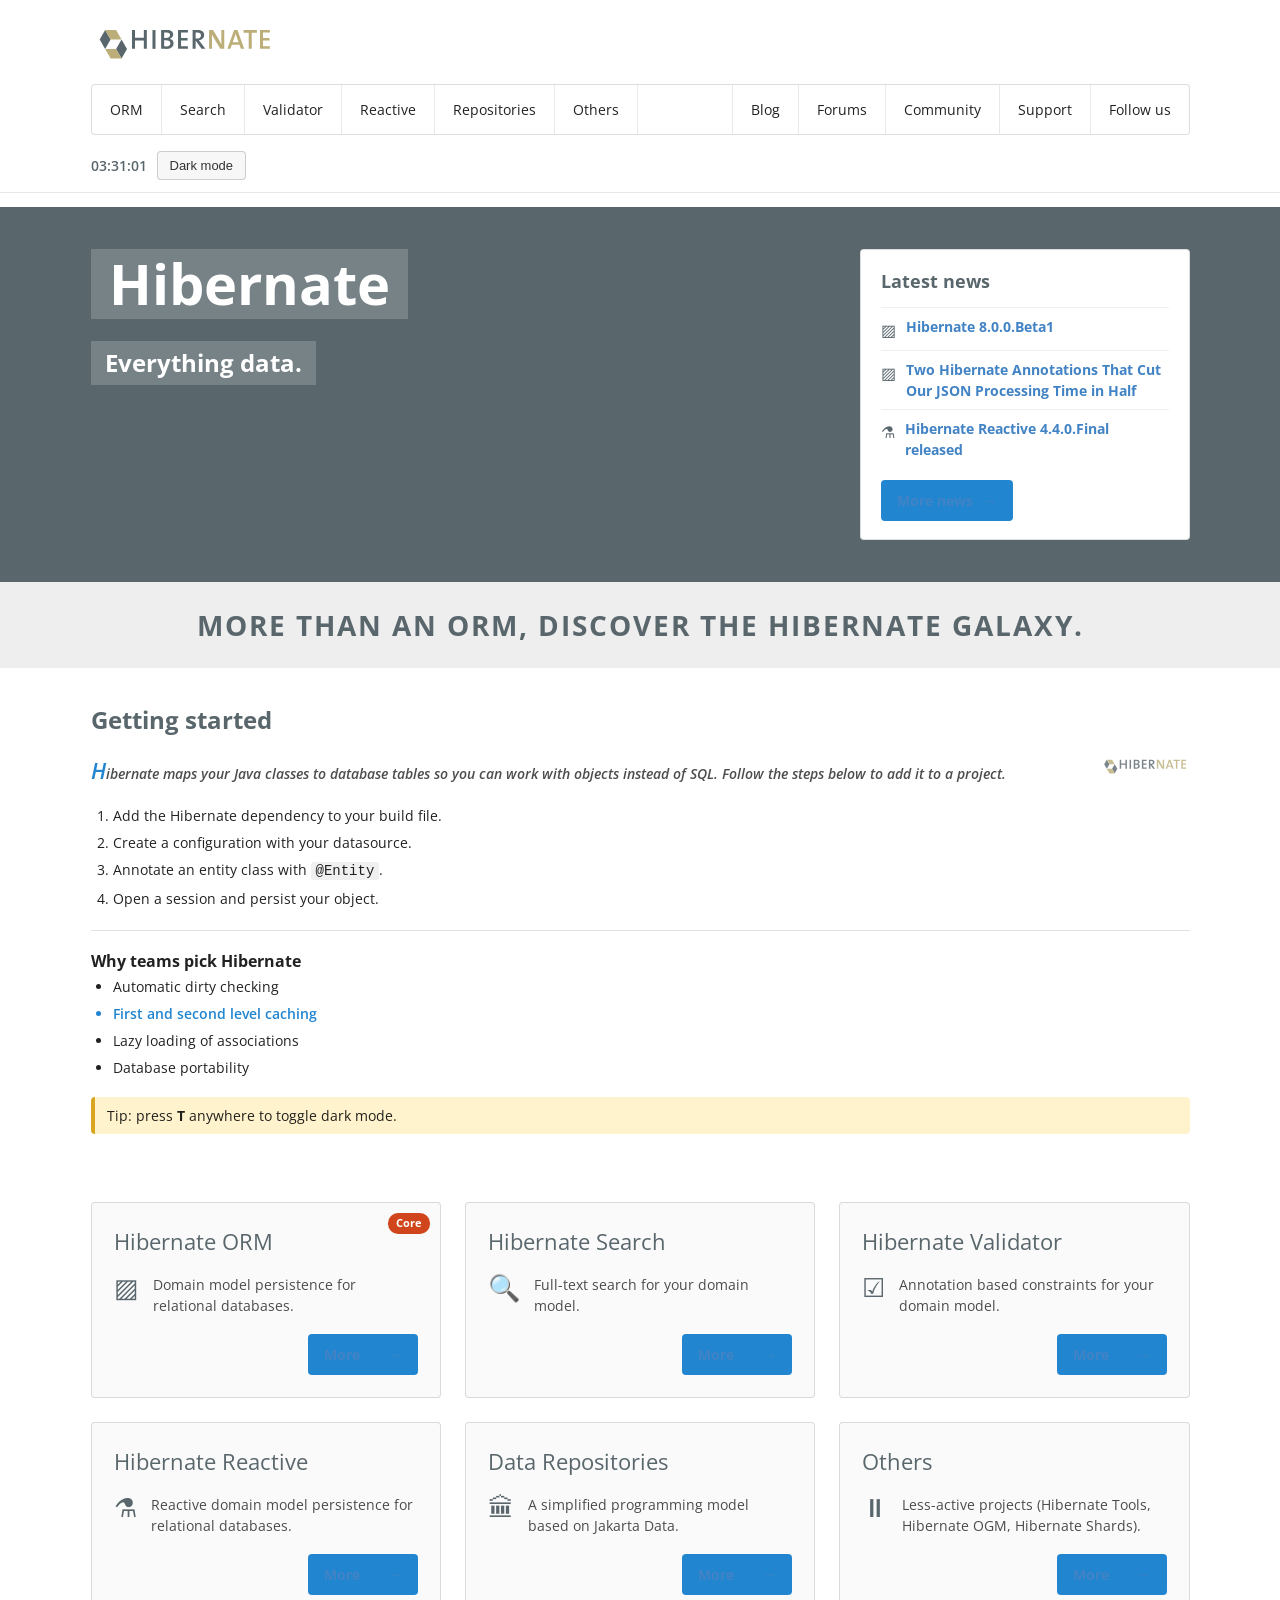
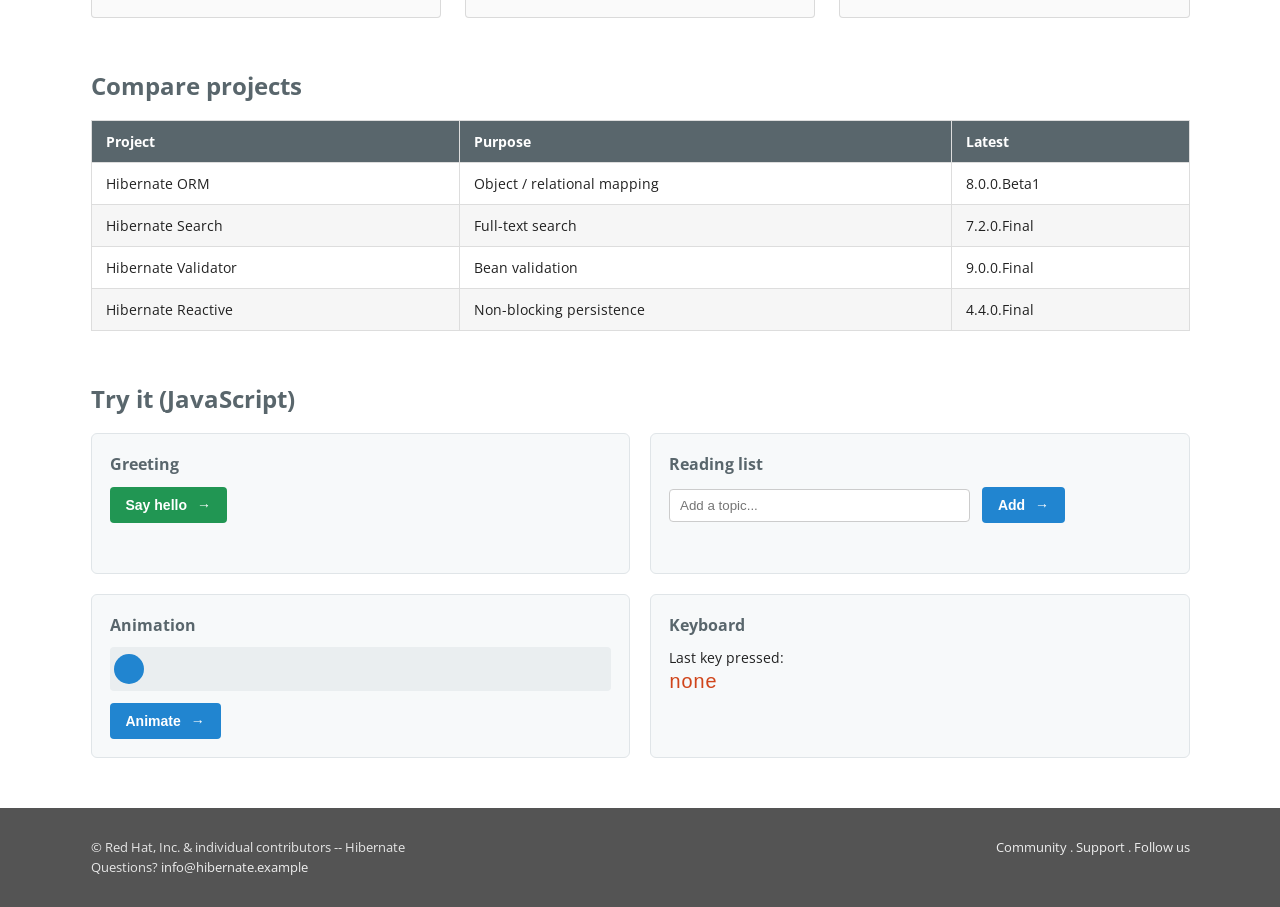
<file: index.html>
<!DOCTYPE html>
<html lang="en">

<head>
  <!-- Self-closing tags: meta / link have no closing tag -->
  <meta charset="UTF-8">
  <meta name="viewport" content="width=device-width, initial-scale=1.0">
  <title>Hibernate. Everything data.</title>

  <!-- Google Font (external stylesheet link) - falls back to system fonts offline -->
  <link rel="preconnect" href="https://fonts.googleapis.com">
  <link href="https://fonts.googleapis.com/css2?family=Open+Sans:wght@400;600;700&display=swap" rel="stylesheet">

  <!-- Link to external CSS file -->
  <link rel="stylesheet" href="style.css">

  <!-- Inline <style> block (Styling to HTML tags via <style>) -->
  <style>
    /* This tiny highlight class is defined inline in the page just to
       demonstrate the <style> element. Everything else lives in style.css. */
    .inline-note {
      background: #fff3cd;
      /* named color families vs hex used elsewhere */
      border-left: 4px solid goldenrod;
      padding: 8px 12px;
      border-radius: 4px;
    }
  </style>
</head>

<!-- id attribute used as a scroll anchor for the "back to top" button -->
<body id="top">

  <!-- SEMANTIC: <header> -->
  <header class="site-header" id="siteHeader">
    <div class="container header-inner">
      <a href="index.html" class="logo">
        <!-- <img> self-closing tag with element attributes src / alt / class -->
        <img src="images/hibernate-logo.svg" alt="Hibernate" class="logo-img">
      </a>

      <!-- SEMANTIC: <nav> -->
      <nav class="navbar" id="mainNav">
        <a href="blank.html">ORM</a>
        <a href="blank.html">Search</a>
        <a href="blank.html">Validator</a>
        <a href="blank.html">Reactive</a>
        <a href="blank.html">Repositories</a>
        <a href="blank.html">Others</a>
        <span class="spacer"></span>
        <a href="blank.html">Blog</a>
        <a href="blank.html">Forums</a>
        <a href="blank.html">Community</a>
        <a href="blank.html">Support</a>
        <a href="blank.html">Follow us</a>
      </nav>

      <!-- JS-driven controls: live clock + theme toggle button -->
      <div class="toolbar">
        <span id="clock" class="clock">--:--:--</span>
        <button id="themeToggle" type="button" class="mini-btn">Dark mode</button>
      </div>
    </div>
  </header>

  <!-- SEMANTIC: <section> -->
  <section class="banner">
    <div class="container">
      <div>
        <div class="banner-title">Hibernate</div>
        <div><span class="banner-sub">Everything data.</span></div>
      </div>

      <!-- SEMANTIC: <aside> - side content next to the main banner -->
      <aside class="news-box">
        <h3>Latest news</h3>
        <div class="news-item">
          <span class="nicon">&#9640;</span>
          <a href="blank.html">Hibernate 8.0.0.Beta1</a>
        </div>
        <div class="news-item">
          <span class="nicon">&#9640;</span>
          <a href="blank.html">Two Hibernate Annotations That Cut Our JSON Processing Time in Half</a>
        </div>
        <div class="news-item">
          <span class="nicon">&#9879;</span>
          <a href="blank.html">Hibernate Reactive 4.4.0.Final released</a>
        </div>
        <a href="blank.html" class="btn btn-blue">More news</a>
      </aside>
    </div>
  </section>

  <div class="page-banner">
    <div class="container">
      <h1>More than an ORM, discover the Hibernate galaxy.</h1>
    </div>
  </div>

  <!-- SEMANTIC: <section> with lists + a floated image (float/clear demo) -->
  <section class="getting-started">
    <div class="container">
      <h2 class="section-title">Getting started</h2>

      <img src="images/hibernate-logo.svg" alt="" class="float-logo">

      <p class="lead">
        Hibernate maps your Java classes to database tables so you can work with
        objects instead of SQL. Follow the steps below to add it to a project.
      </p>

      <!-- Ordered list <ol> -->
      <ol class="steps">
        <li>Add the Hibernate dependency to your build file.</li>
        <li>Create a configuration with your datasource.</li>
        <li>Annotate an entity class with <span class="code">@Entity</span>.</li>
        <li>Open a session and persist your object.</li>
      </ol>

      <!-- clear the float before the next block -->
      <hr class="divider">

      <h3>Why teams pick Hibernate</h3>
      <!-- Unordered list <ul> -->
      <ul class="features">
        <li>Automatic dirty checking</li>
        <li>First and second level caching</li>
        <li>Lazy loading of associations</li>
        <li>Database portability</li>
      </ul>

      <p class="inline-note">Tip: press <strong>T</strong> anywhere to toggle dark mode.</p>
    </div>
  </section>

  <!-- SEMANTIC: <section> holding project cards -->
  <section class="projects">
    <div class="container">
      <div class="card-grid">

        <!-- SEMANTIC: <article> - each self-contained project -->
        <article class="card">
          <span class="badge">Core</span>
          <h2>Hibernate ORM</h2>
          <div class="card-body">
            <span class="cicon">&#9640;</span>
            <span class="desc">Domain model persistence for relational databases.</span>
          </div>
          <a href="blank.html" class="btn btn-blue">More</a>
        </article>

        <article class="card">
          <h2>Hibernate Search</h2>
          <div class="card-body">
            <span class="cicon">&#128269;</span>
            <span class="desc">Full-text search for your domain model.</span>
          </div>
          <a href="blank.html" class="btn btn-blue">More</a>
        </article>

        <article class="card">
          <h2>Hibernate Validator</h2>
          <div class="card-body">
            <span class="cicon">&#9745;</span>
            <span class="desc">Annotation based constraints for your domain model.</span>
          </div>
          <a href="blank.html" class="btn btn-blue">More</a>
        </article>

        <article class="card">
          <h2>Hibernate Reactive</h2>
          <div class="card-body">
            <span class="cicon">&#9879;</span>
            <span class="desc">Reactive domain model persistence for relational databases.</span>
          </div>
          <a href="blank.html" class="btn btn-blue">More</a>
        </article>

        <article class="card">
          <h2>Data Repositories</h2>
          <div class="card-body">
            <span class="cicon">&#127963;</span>
            <span class="desc">A simplified programming model based on Jakarta Data.</span>
          </div>
          <a href="blank.html" class="btn btn-blue">More</a>
        </article>

        <article class="card">
          <h2>Others</h2>
          <div class="card-body">
            <span class="cicon">&#9208;</span>
            <span class="desc">Less-active projects (Hibernate Tools, Hibernate OGM, Hibernate Shards).</span>
          </div>
          <a href="blank.html" class="btn btn-blue">More</a>
        </article>

      </div>
    </div>
  </section>

  <!-- SEMANTIC: <section> with a data <table> -->
  <section class="compare">
    <div class="container">
      <h2 class="section-title">Compare projects</h2>
      <table class="compare-table">
        <thead>
          <tr>
            <th>Project</th>
            <th>Purpose</th>
            <th>Latest</th>
          </tr>
        </thead>
        <tbody>
          <tr>
            <td>Hibernate ORM</td>
            <td>Object / relational mapping</td>
            <td>8.0.0.Beta1</td>
          </tr>
          <tr>
            <td>Hibernate Search</td>
            <td>Full-text search</td>
            <td>7.2.0.Final</td>
          </tr>
          <tr>
            <td>Hibernate Validator</td>
            <td>Bean validation</td>
            <td>9.0.0.Final</td>
          </tr>
          <tr>
            <td>Hibernate Reactive</td>
            <td>Non-blocking persistence</td>
            <td>4.4.0.Final</td>
          </tr>
        </tbody>
      </table>
    </div>
  </section>

  <!-- SEMANTIC: <section> - the JavaScript playground -->
  <section class="interactive">
    <div class="container">
      <h2 class="section-title">Try it (JavaScript)</h2>

      <div class="demo-grid">

        <!-- Greeting: alert + prompt + input values -->
        <div class="demo-panel">
          <h3>Greeting</h3>
          <button id="greetBtn" type="button" class="btn btn-green">Say hello</button>
          <p id="greeting" class="greeting-out"></p>
        </div>

        <!-- Create elements from an input value -->
        <div class="demo-panel">
          <h3>Reading list</h3>
          <input id="noteInput" type="text" placeholder="Add a topic..." class="text-input">
          <button id="addNoteBtn" type="button" class="btn btn-blue">Add</button>
          <ul id="noteList" class="note-list"></ul>
        </div>

        <!-- Animation / element movement -->
        <div class="demo-panel">
          <h3>Animation</h3>
          <div class="mover-track">
            <div id="mover" class="mover"></div>
          </div>
          <button id="moveBtn" type="button" class="btn btn-blue">Animate</button>
        </div>

        <!-- Keyboard tracking -->
        <div class="demo-panel">
          <h3>Keyboard</h3>
          <p>Last key pressed:</p>
          <p id="keyLog" class="key-log">none</p>
        </div>

      </div>
    </div>
  </section>

  <!-- SEMANTIC: <footer> -->
  <footer class="site-footer">
    <div class="container">
      <span>
        &copy; Red Hat, Inc. &amp; individual contributors -- Hibernate<br>
        <!-- <br> line break, then an email hyperlink -->
        Questions? <a href="mailto:info@hibernate.example">info@hibernate.example</a>
      </span>
      <span>
        <a href="blank.html">Community</a> . <a href="blank.html">Support</a> .
        <a href="blank.html">Follow us</a>
      </span>
    </div>
  </footer>

  <!-- Fixed-position button shown on scroll (window scroll event) -->
  <a href="#top" id="scrollTop" class="scroll-top" title="Back to top">&#8593;</a>

  <!-- JavaScript file loaded at end so the DOM exists first -->
  <script src="script.js"></script>
</body>

</html>
</file>
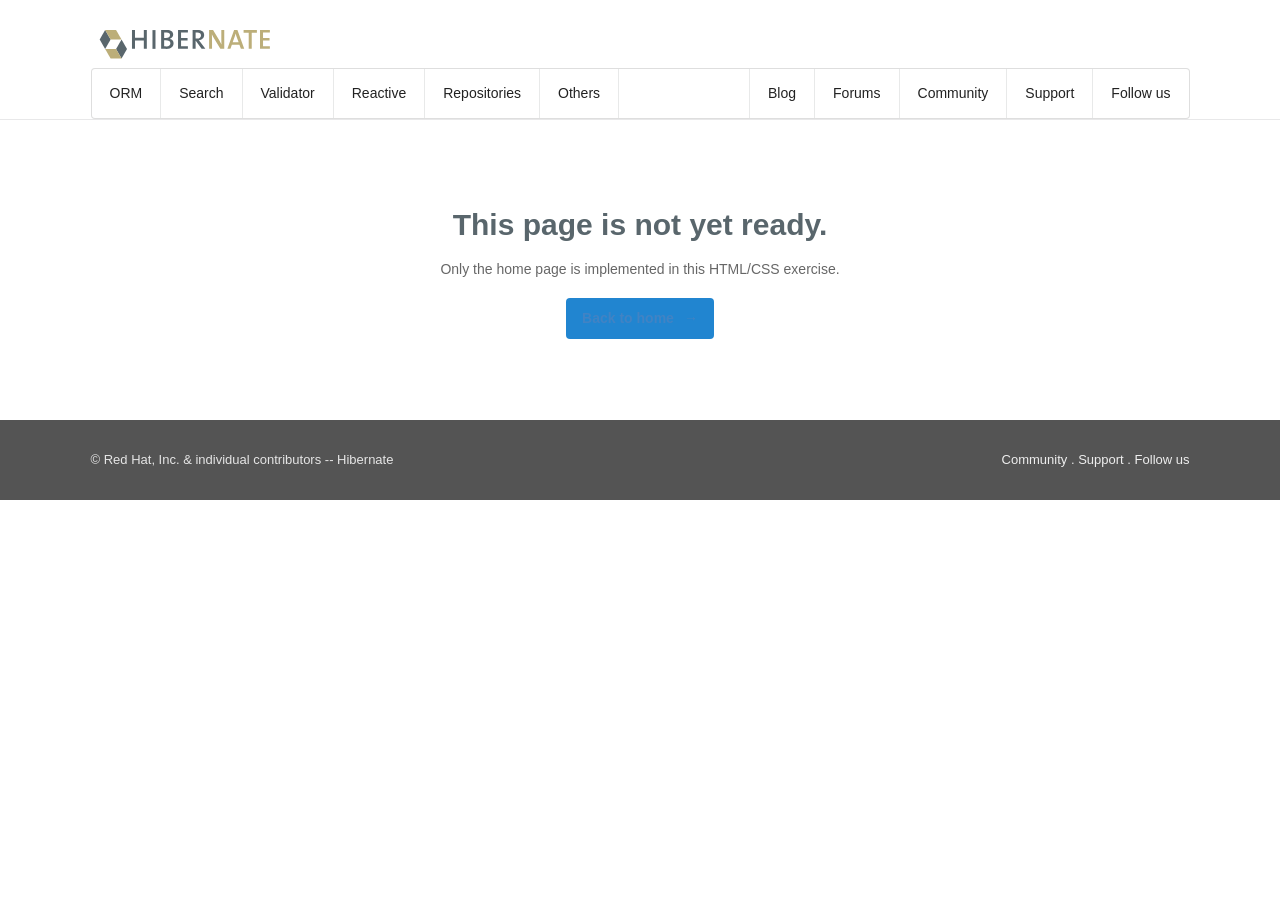
<file: blank.html>
<!DOCTYPE html>
<html lang="en">

<head>
  <meta charset="UTF-8">
  <meta name="viewport" content="width=device-width, initial-scale=1.0">
  <title>Coming soon - Hibernate</title>
  <link rel="stylesheet" href="style.css">
</head>

<body>

  <header class="site-header">
    <div class="container">
      <a href="index.html" class="logo">
        <img src="images/hibernate-logo.svg" alt="Hibernate" class="logo-img">
      </a>
      <nav class="navbar">
        <a href="blank.html">ORM</a>
        <a href="blank.html">Search</a>
        <a href="blank.html">Validator</a>
        <a href="blank.html">Reactive</a>
        <a href="blank.html">Repositories</a>
        <a href="blank.html">Others</a>
        <span class="spacer"></span>
        <a href="blank.html">Blog</a>
        <a href="blank.html">Forums</a>
        <a href="blank.html">Community</a>
        <a href="blank.html">Support</a>
        <a href="blank.html">Follow us</a>
      </nav>
    </div>
  </header>

  <div class="container">
    <div class="placeholder">
      <h1>This page is not yet ready.</h1>
      <p>Only the home page is implemented in this HTML/CSS exercise.</p>
      <a href="index.html" class="btn btn-blue">Back to home</a>
    </div>
  </div>

  <footer class="site-footer">
    <div class="container">
      <span>&copy; Red Hat, Inc. & individual contributors -- Hibernate</span>
      <span><a href="blank.html">Community</a> . <a href="blank.html">Support</a> . <a href="blank.html">Follow
          us</a></span>
    </div>
  </footer>

</body>

</html>
</file>
<file: style.css>
/* ===========================================================
   Hibernate.org replica - HTML / CSS / JS learning exercise

   CSS RULE SYNTAX:  selector { property: value; }
   This file demonstrates: selectors (tag/id/class), colors
   (named/HEX/RGB/RGBA), the box model, text + fonts, link
   states, display, position, float, combinators, pseudo-classes,
   pseudo-elements, CSS grid (grid-template-areas), and flexbox.
   =========================================================== */

/* ---------- Reset / base (TAG selector: *) ---------- */
* {
  margin: 0;
  padding: 0;
  box-sizing: border-box;
}

/* TAG selector - styles every <body> */
body {
  /* Google Font first, then system fallbacks */
  font-family: "Open Sans", "Helvetica Neue", Arial, Helvetica, sans-serif;
  font-size: 14px;
  line-height: 1.5;
  color: rgba(0, 0, 0, 0.87);      /* RGBA colour */
  background-color: #ffffff;        /* HEX colour */
}

/* Dark theme toggled by JavaScript adding .dark to <body> */
body.dark {
  background-color: #1e1e1e;
  color: rgba(255, 255, 255, 0.87);
}

/* ---------- Links + link states ---------- */
/* Order matters: link, visited, hover, active */
a:link    { color: #4183c4; text-decoration: none; }   /* unvisited */
a:visited { color: #34608f; }                           /* already clicked */
a:hover   { text-decoration: underline; }               /* pointer over */
a:active  { color: #d0451b; }                           /* while clicking */

/* ---------- Layout helper ---------- */
.container {                 /* CLASS selector */
  max-width: 1127px;
  margin: 0 auto;            /* box model: centre with auto margins */
  padding: 0 14px;
}

/* ---------- Header / navigation (position: sticky) ---------- */
.site-header {
  background: #ffffff;
  padding-top: 18px;
  position: sticky;          /* sticks to top while scrolling */
  top: 0;
  z-index: 10;
  border-bottom: 1px solid rgba(34, 36, 38, 0.1);
}

body.dark .site-header {     /* DESCENDANT combinator (space) */
  background: #2a2a2a;
}

.header-inner {
  display: flex;             /* FLEXBOX - row axis */
  align-items: center;
  gap: 16px;
  flex-wrap: wrap;
  padding-bottom: 12px;
}

.logo-img {
  height: 50px;
  display: block;            /* DISPLAY: block */
}

.navbar {
  display: flex;             /* FLEXBOX - row */
  align-items: stretch;
  border: 1px solid rgba(34, 36, 38, 0.15);   /* box model: border */
  border-radius: 4px;
  background: #fff;
  flex: 1 1 auto;
}

.navbar a {
  padding: 14px 18px;        /* box model: padding */
  color: rgba(0, 0, 0, 0.87);
  border-left: 1px solid rgba(34, 36, 38, 0.1);
  font-size: 14px;
  white-space: nowrap;
}

/* PSEUDO-CLASS :first-child - remove divider on first link */
.navbar a:first-child { border-left: none; }

/* PSEUDO-CLASS :hover */
.navbar a:hover {
  background: rgba(0, 0, 0, 0.03);
  color: rgba(0, 0, 0, 0.95);
  text-decoration: none;
}

.navbar a.active {           /* element with BOTH tag+class */
  background: #f2f2f2;
  font-weight: 700;
}

.navbar .spacer {
  flex: 1 1 auto;            /* flex-grow pushes later links right */
  border-left: 1px solid rgba(34, 36, 38, 0.1);
}

/* Toolbar with clock + theme button */
.toolbar {
  display: flex;
  align-items: center;
  gap: 10px;
}

.clock {
  font-variant-numeric: tabular-nums;
  color: #59666c;
  font-weight: 600;
}

.mini-btn {
  cursor: pointer;
  border: 1px solid rgba(34, 36, 38, 0.2);
  background: #f7f7f7;
  color: #333;
  padding: 6px 12px;
  border-radius: 4px;
  font-size: 13px;
}

.mini-btn:hover { background: #ececec; }

/* ---------- Banner (background shorthand) ---------- */
.banner {
  /* background SHORTHAND: color + image + repeat + position + attachment */
  background: #59666c url("images/hibernate-logo.svg") no-repeat right -40px top -20px fixed;
  color: white;              /* NAMED colour */
  padding: 42px 0;
  margin-top: 14px;
}

.banner .container {
  display: flex;             /* FLEXBOX - row, space-between */
  justify-content: space-between;
  align-items: flex-start;
  gap: 30px;
  flex-wrap: wrap;
}

.banner-title {
  font-size: 56px;
  font-weight: 700;
  line-height: 1.1;
  background: rgba(255, 255, 255, 0.18);
  display: inline-block;     /* DISPLAY: inline-block */
  padding: 4px 18px;
}

.banner-sub {
  font-size: 24px;
  font-weight: 700;
  margin-top: 22px;
  background: rgba(255, 255, 255, 0.18);
  display: inline-block;
  padding: 4px 14px;
}

/* ---------- Buttons ---------- */
.btn {
  display: inline-flex;
  align-items: center;
  justify-content: space-between;
  gap: 10px;
  padding: 10px 16px;
  border-radius: 4px;
  border: none;
  cursor: pointer;
  font-weight: 700;
  font-size: 14px;
  color: #fff;
  background: #2185d0;
}

.btn:hover { filter: brightness(0.93); text-decoration: none; color: #fff; }

/* PSEUDO-ELEMENT ::after inserts an arrow after every button */
.btn::after { content: "\2192"; font-weight: 700; }

.btn-blue  { background: #2185d0; }                 /* HEX */
.btn-green { background: rgb(33, 150, 83); }        /* RGB */

/* ---------- Page banner (text properties) ---------- */
.page-banner {
  background: #eeeeee;
  padding: 22px 0;
}

.page-banner h1 {
  font-size: 28px;
  font-weight: 700;
  letter-spacing: 2px;
  text-transform: uppercase;   /* TEXT: transform */
  color: #59666c;
  text-align: center;          /* TEXT: align */
}

/* ---------- Getting started (float + clear, pseudo-elements) ---------- */
.getting-started { padding: 34px 0; }

.section-title {
  font-size: 24px;
  font-weight: 700;
  color: #59666c;
  margin-bottom: 16px;
}

.float-logo {
  float: right;                /* FLOAT: right */
  width: 90px;
  margin: 0 0 10px 20px;
  opacity: 0.8;
}

.lead {
  font-style: italic;          /* FONT: style */
  color: rgba(0, 0, 0, 0.7);
  margin-bottom: 14px;
}

/* PSEUDO-ELEMENT ::first-line and ::first-letter on the lead paragraph */
.lead::first-line { font-weight: 600; }
.lead::first-letter { font-size: 1.6em; color: #2185d0; }

.steps, .features {
  margin: 0 0 16px 22px;       /* keep list markers visible */
}

.steps li, .features li {
  padding: 3px 0;
}

/* PSEUDO-CLASS :nth-child(2) - highlight the 2nd feature */
.features li:nth-child(2) { color: #2185d0; font-weight: 600; }

/* PSEUDO-CLASS :last-child - no bottom gap on last step */
.steps li:last-child { margin-bottom: 0; }

.code {
  font-family: "Courier New", monospace;
  background: #f0f0f0;
  padding: 1px 5px;
  border-radius: 3px;
}

.divider {
  clear: both;                 /* CLEAR the float above */
  border: none;
  border-top: 1px solid #e2e2e2;
  margin: 18px 0;
}

/* ---------- News aside ---------- */
.news-box {
  background: #fff;
  color: rgba(0, 0, 0, 0.87);
  border-radius: 4px;
  border: 1px solid rgba(34, 36, 38, 0.15);
  padding: 18px 20px;
  width: 330px;
}

.news-box h3 {
  font-size: 18px;
  color: #59666c;
  margin-bottom: 12px;
}

.news-item {
  display: flex;
  gap: 10px;
  padding: 8px 0;
  border-top: 1px solid #f0f0f0;
}

.news-item .nicon { color: #59666c; font-size: 16px; margin-top: 2px; }

.news-item a {
  color: #4183c4;
  font-weight: 700;
  font-size: 14px;
}

.news-box .btn { margin-top: 12px; }

/* ---------- Projects (CSS GRID) ---------- */
.projects { padding: 34px 0 50px; }

.card-grid {
  display: grid;                              /* GRID */
  grid-template-columns: repeat(3, 1fr);      /* 3 equal columns */
  gap: 24px;
}

.card {
  position: relative;          /* POSITION: relative - anchor for .badge */
  background: #fafafa;
  border: 1px solid rgba(34, 36, 38, 0.15);
  border-radius: 4px;
  padding: 22px;
  display: flex;               /* FLEXBOX - column axis */
  flex-direction: column;
}

body.dark .card { background: #2c2c2c; border-color: rgba(255, 255, 255, 0.12); }

/* POSITION: absolute badge pinned to the card corner */
.badge {
  position: absolute;
  top: 10px;
  right: 10px;
  background: #d0451b;
  color: #fff;
  font-size: 11px;
  font-weight: 700;
  padding: 2px 8px;
  border-radius: 10px;
}

/* CHILD combinator (>) - only direct <h2> children of .card */
.card > h2 {
  font-size: 22px;
  font-weight: 400;
  color: #59666c;
  margin-bottom: 16px;
}

.card .card-body {
  display: flex;
  gap: 14px;
  color: rgba(0, 0, 0, 0.7);
  flex: 1;
}

body.dark .card .card-body { color: rgba(255, 255, 255, 0.7); }

.card .cicon {
  font-size: 26px;
  color: #59666c;
  line-height: 1;
}

.card .btn { align-self: flex-end; margin-top: 18px; min-width: 110px; }

/* ---------- Compare table ---------- */
.compare { padding: 0 0 40px; }

.compare-table {
  width: 100%;
  border-collapse: collapse;   /* merge cell borders */
}

.compare-table th,
.compare-table td {
  border: 1px solid #ddd;
  padding: 10px 14px;
  text-align: left;
}

.compare-table th {
  background: #59666c;
  color: #fff;
}

/* PSEUDO-CLASS :nth-child(even) zebra striping on rows */
.compare-table tbody tr:nth-child(even) { background: #f6f6f6; }
body.dark .compare-table tbody tr:nth-child(even) { background: #333; }

/* ---------- Interactive / JS playground (GRID with named areas) ---------- */
.interactive {
  padding: 10px 0 50px;
}

.demo-grid {
  display: grid;
  gap: 20px;
  /* GRID with grid-template-areas */
  grid-template-columns: 1fr 1fr;
  grid-template-areas:
    "greet notes"
    "anim  keys";
}

.demo-panel {
  background: #f7f9fa;
  border: 1px solid #e0e5e8;
  border-radius: 6px;
  padding: 18px;
}

body.dark .demo-panel { background: #2c2c2c; border-color: #444; }

.demo-panel h3 { margin-bottom: 10px; color: #59666c; }

.demo-panel:nth-child(1) { grid-area: greet; }
.demo-panel:nth-child(2) { grid-area: notes; }
.demo-panel:nth-child(3) { grid-area: anim; }
.demo-panel:nth-child(4) { grid-area: keys; }

.text-input {
  padding: 8px 10px;
  border: 1px solid #ccc;
  border-radius: 4px;
  width: 60%;
  margin-right: 8px;
}

.note-list { margin: 12px 0 0 20px; }
.note-list li { padding: 3px 0; }

.greeting-out { margin-top: 12px; font-weight: 600; color: #2185d0; min-height: 20px; }

.key-log {
  font-family: "Courier New", monospace;
  font-size: 20px;
  color: #d0451b;
}

/* Animation track + moving box */
.mover-track {
  position: relative;          /* POSITION context for the mover */
  height: 44px;
  background: #eaeef0;
  border-radius: 4px;
  margin-bottom: 12px;
  overflow: hidden;
}

.mover {
  position: absolute;          /* POSITION: absolute - moved by JS via left */
  top: 7px;
  left: 4px;
  width: 30px;
  height: 30px;
  border-radius: 50%;
  background: #2185d0;
}

/* ---------- Footer ---------- */
.site-footer {
  background: #545454;
  color: rgba(255, 255, 255, 0.85);
  padding: 30px 0;
  font-size: 13px;
}

.site-footer a { color: rgba(255, 255, 255, 0.9); }

.site-footer .container {
  display: flex;
  justify-content: space-between;
  gap: 14px;
  flex-wrap: wrap;
}

/* ---------- Back-to-top button (POSITION: fixed) ---------- */
.scroll-top {
  position: fixed;             /* stays in viewport corner */
  right: 20px;
  bottom: 20px;
  width: 42px;
  height: 42px;
  border-radius: 50%;
  background: #2185d0;
  color: #fff;
  text-align: center;
  line-height: 42px;
  font-size: 20px;
  display: none;               /* DISPLAY: none until JS reveals it */
  box-shadow: 0 2px 6px rgba(0, 0, 0, 0.3);
}

.scroll-top:hover { text-decoration: none; filter: brightness(0.92); }

/* ---------- Placeholder (blank.html) ---------- */
.placeholder {
  min-height: 300px;
  display: flex;
  flex-direction: column;      /* FLEXBOX - column */
  align-items: center;
  justify-content: center;
  text-align: center;
  padding: 80px 20px;
  color: #59666c;
}

.placeholder h1 { font-size: 30px; margin-bottom: 12px; }
.placeholder p { color: rgba(0, 0, 0, 0.6); margin-bottom: 18px; }

/* ---------- RESPONSIVE: collapse grids to one column on small screens ---------- */
@media (max-width: 768px) {
  .card-grid { grid-template-columns: 1fr; }   /* GRID responsive */
  .demo-grid {
    grid-template-columns: 1fr;
    grid-template-areas:
      "greet"
      "notes"
      "anim"
      "keys";
  }
  .news-box { width: 100%; }
  .banner .container { gap: 18px; }
}
</file>
